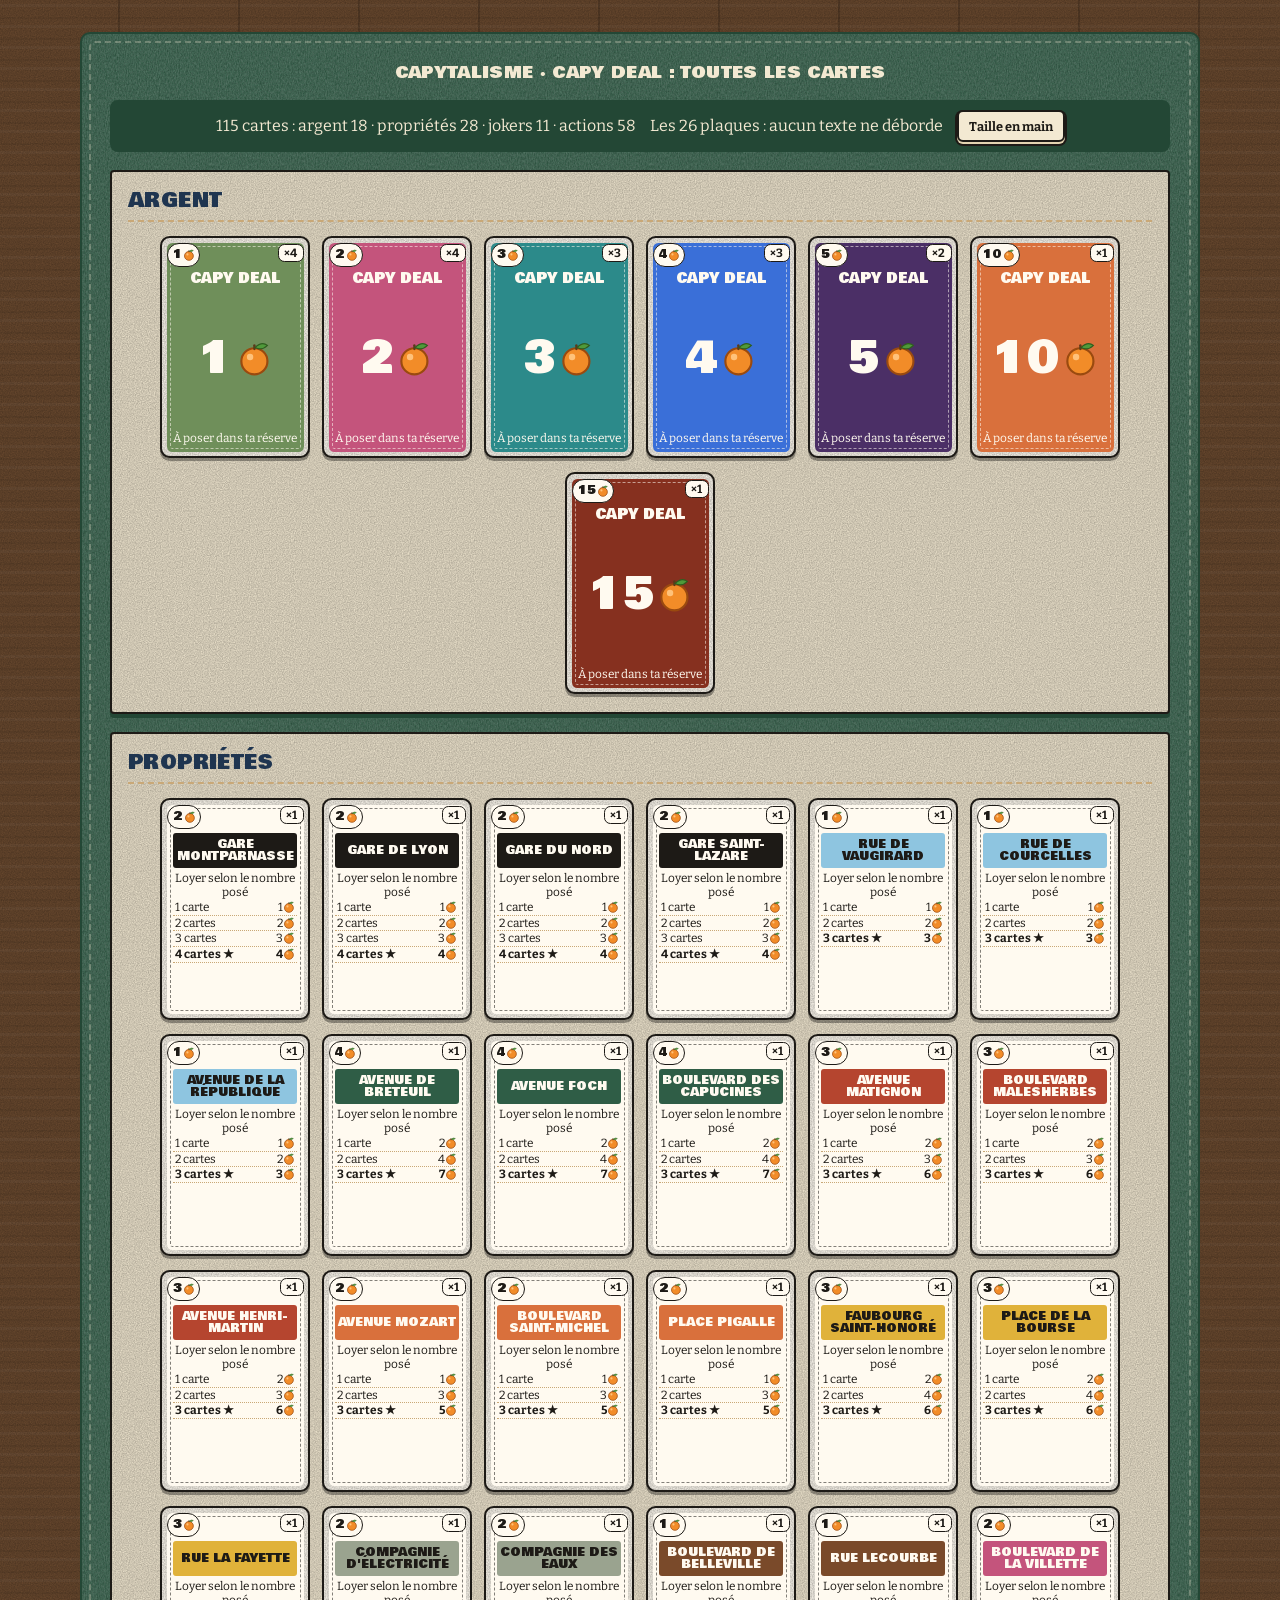
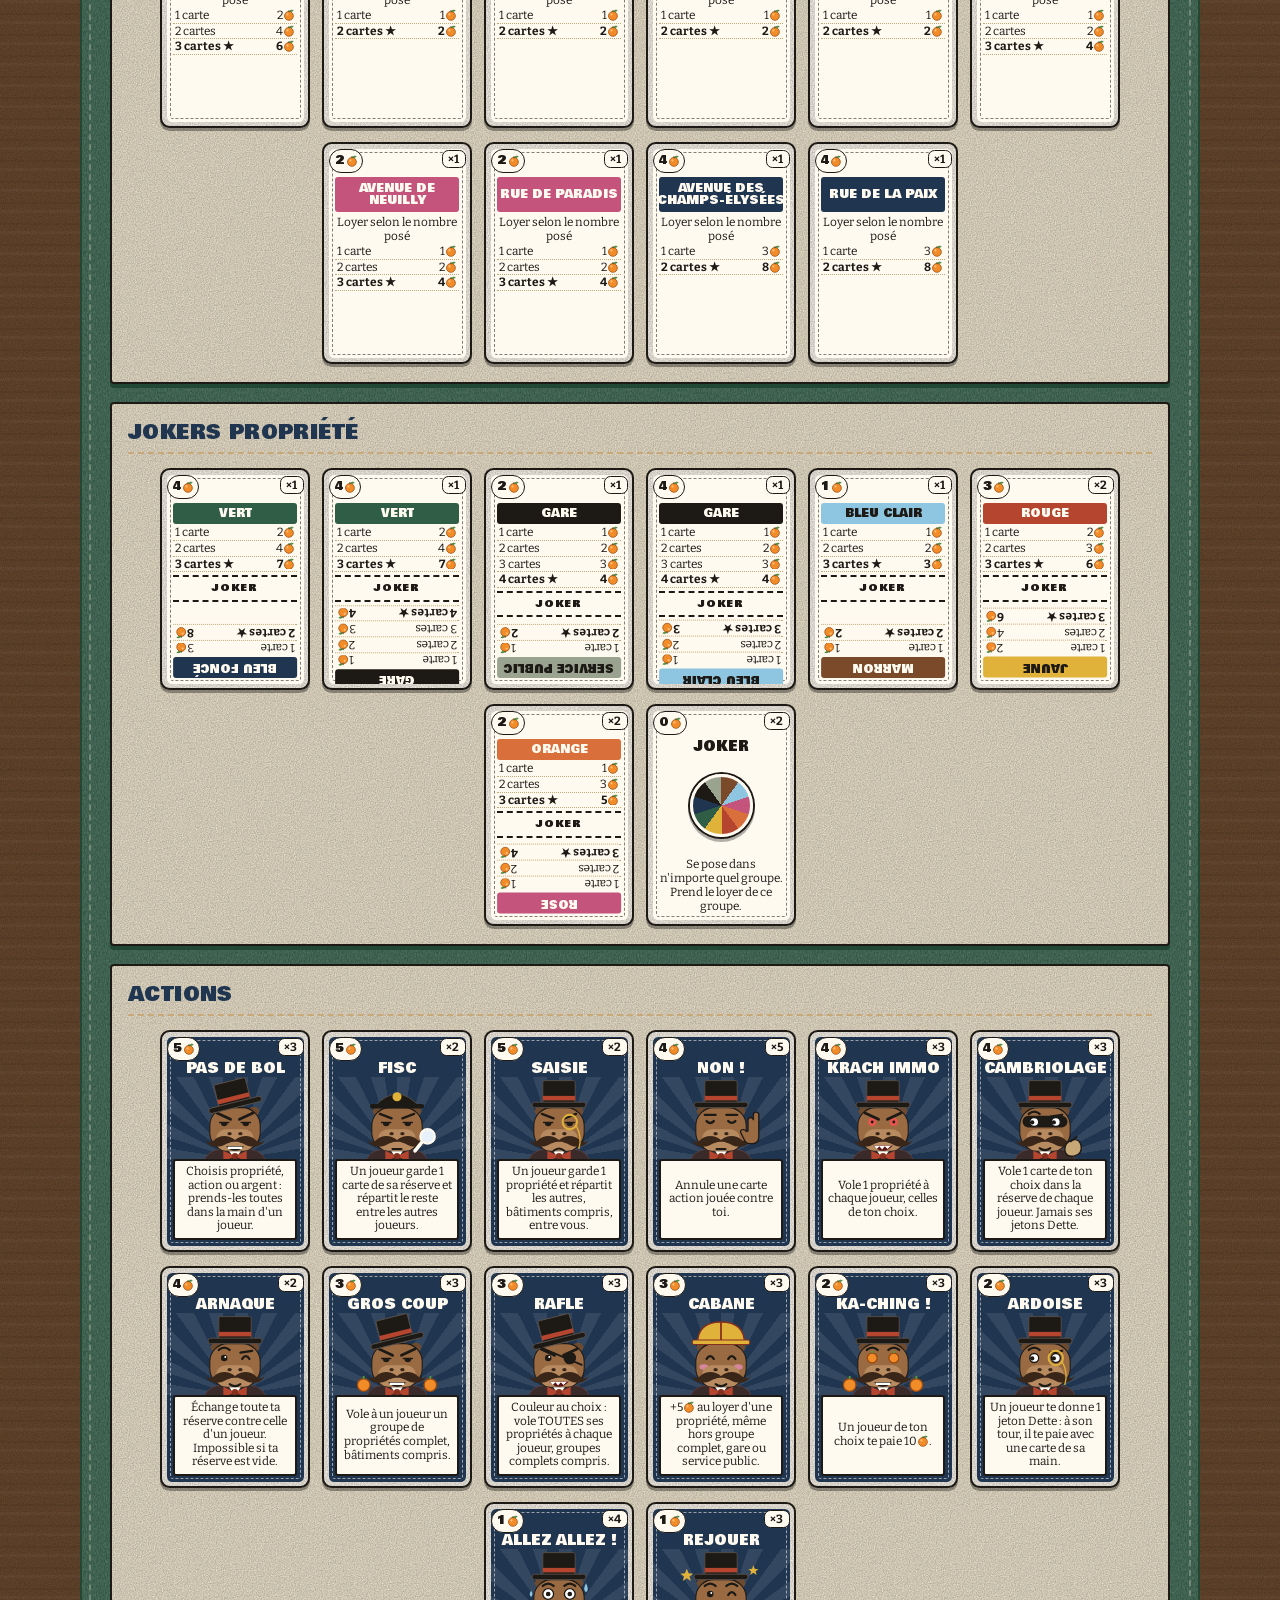
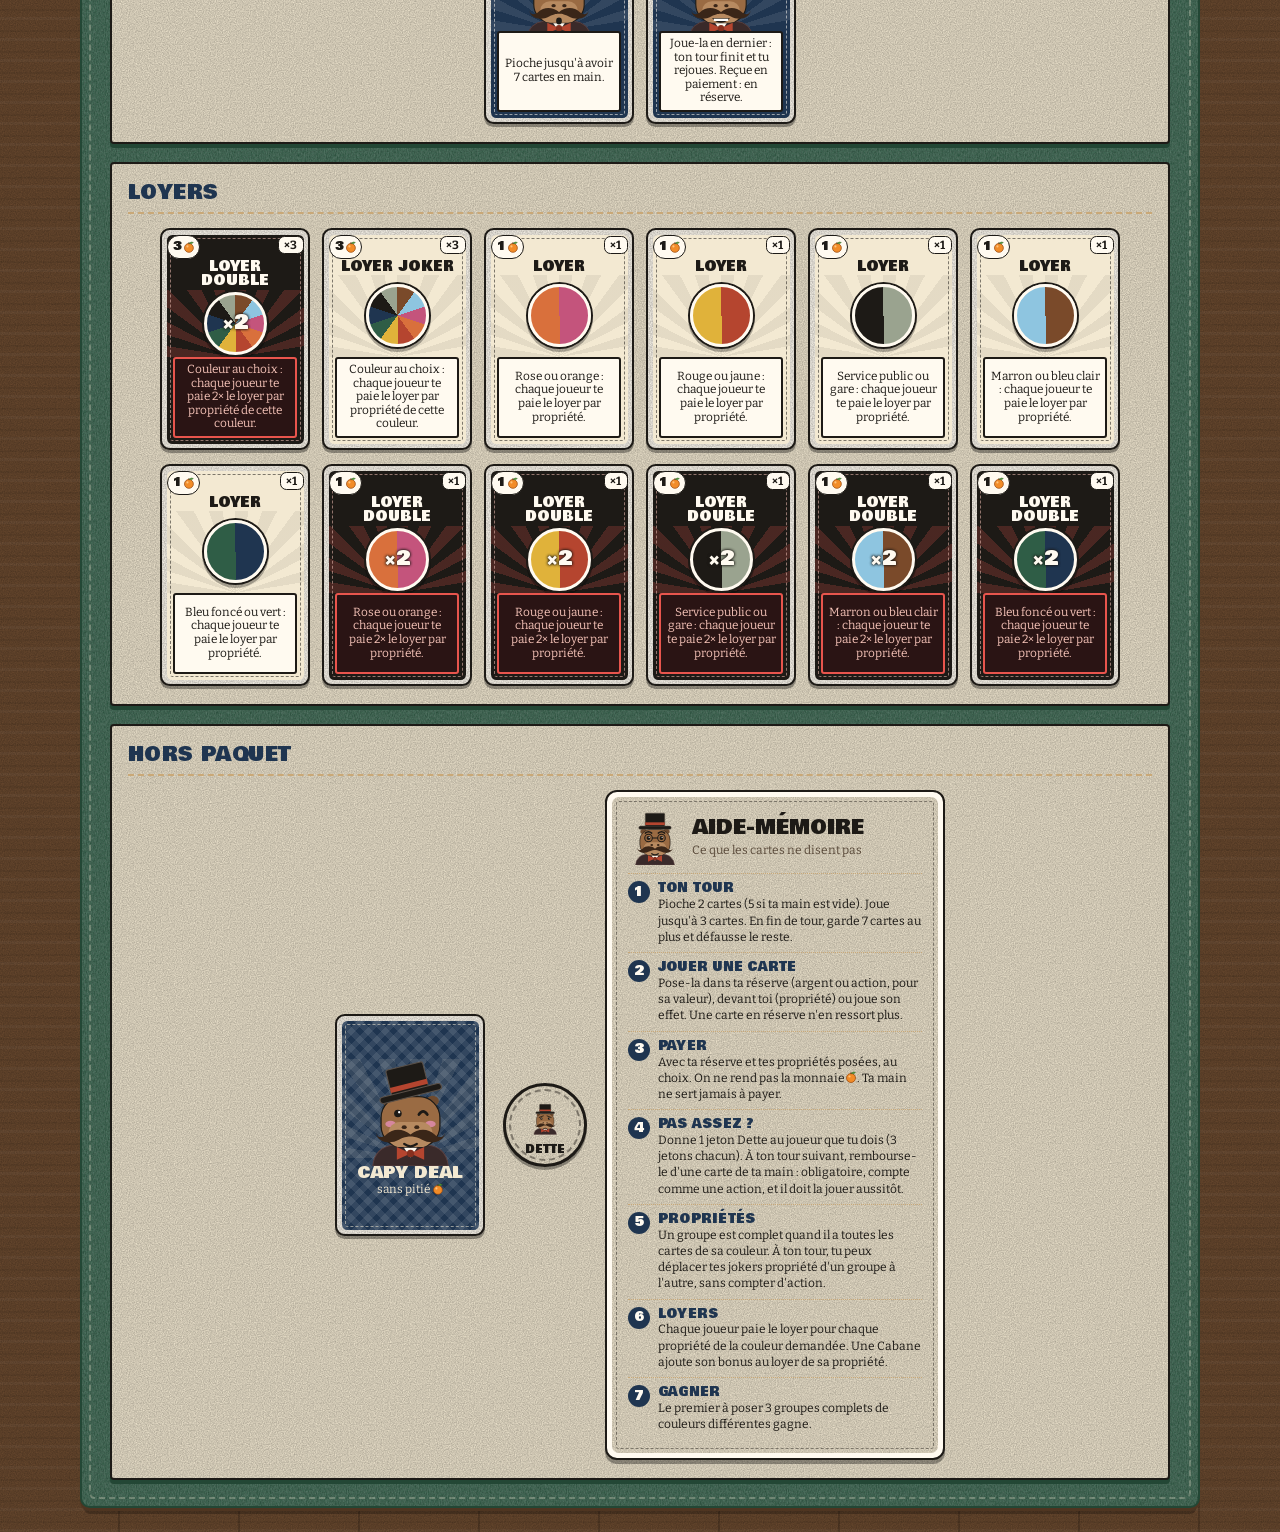
<file: galerie.html>
<!doctype html>
<html lang="fr">
<head>
  <meta charset="utf-8">
  <meta name="viewport" content="width=device-width, initial-scale=1, viewport-fit=cover">
  <title>Galerie de Capytalisme</title>
  <link rel="icon" type="image/svg+xml" href="favicon.svg">
  <link rel="preconnect" href="https://fonts.googleapis.com">
  <link rel="preconnect" href="https://fonts.gstatic.com" crossorigin>
  <link rel="stylesheet" href="https://fonts.googleapis.com/css2?family=Bitter:ital,wght@0,400;0,600;0,700;1,400&family=Bowlby+One&display=swap">
  <link rel="stylesheet" href="css/base.css">
  <link rel="stylesheet" href="css/components.css">
  <link rel="stylesheet" href="css/themes/deal.css">
  <style>
    .gal-bar { position: sticky; top: 0; z-index: 5; display: flex; flex-wrap: wrap; align-items: center; justify-content: center; gap: 8px 14px; padding: 10px; color: var(--cream); background: var(--felt-dark); border-radius: 8px; }
    .gal-check.is-bad { color: #ffb4a8; font-weight: 700; }
    .gal-grid { display: flex; flex-wrap: wrap; justify-content: center; gap: 14px 12px; }
    .gal-grid.is-mini .dcard { --w: 62px; }
    .gal-grid .dcard { --w: clamp(110px, 35vw, 150px); }
    .d-plaque.is-over { outline: 3px solid #e24b4a; outline-offset: 1px; }
    .gal-fan { display: flex; justify-content: center; padding: 26px 8px 10px; }
    .gal-fan .dcard { --w: 62px; margin-inline: -9px; transform: rotate(var(--fan)) translateY(var(--lift)); transform-origin: 50% 140%; }
    .gal-extra { display: flex; flex-wrap: wrap; align-items: center; justify-content: center; gap: 18px; }
  </style>
</head>
<body>
  <div id="app"><main class="mat"><p class="rule">On étale les cartes…</p></main></div>
  <script type="module" src="js/games/deal/galerie.js"></script>
</body>
</html>
</file>
<file: css/base.css>
/* Palette d'une boîte de jeu imprimée, et matières de la table. */
:root {
  --felt: #2f5d46;
  --felt-dark: #234735;
  --cream: #f3e9d2;
  --cream-dark: #e2d3b0;
  --card: #c9a877;
  --wood: #6b4a2f;
  --wood-dark: #4f3521;
  --brick: #b5452f;
  --brick-dark: #86301f;
  --ink: #1f3550;
  --ink-dark: #14243a;
  --ochre: #d49a2a;
  --black: #1d1a16;

  --display: "Bowlby One", "Arial Black", sans-serif;
  --text: "Bitter", Georgia, serif;

  --grain: url("data:image/svg+xml,%3Csvg xmlns='http://www.w3.org/2000/svg' width='180' height='180'%3E%3Cfilter id='n'%3E%3CfeTurbulence type='fractalNoise' baseFrequency='.85' numOctaves='2' stitchTiles='stitch'/%3E%3CfeColorMatrix values='0 0 0 0 0 0 0 0 0 0 0 0 0 0 0 0 0 0 .32 0'/%3E%3C/filter%3E%3Crect width='100%25' height='100%25' filter='url(%23n)'/%3E%3C/svg%3E");
  --fibres: url("data:image/svg+xml,%3Csvg xmlns='http://www.w3.org/2000/svg' width='220' height='220'%3E%3Cfilter id='n'%3E%3CfeTurbulence type='fractalNoise' baseFrequency='.9 .35' numOctaves='3' stitchTiles='stitch'/%3E%3CfeColorMatrix values='0 0 0 0 1 0 0 0 0 1 0 0 0 0 1 0 0 0 .22 0'/%3E%3C/filter%3E%3Crect width='100%25' height='100%25' filter='url(%23n)'/%3E%3C/svg%3E");
}

*, *::before, *::after { box-sizing: border-box; }

html { -webkit-text-size-adjust: 100%; }

body {
  margin: 0;
  min-height: 100dvh;
  padding: 12px 12px calc(24px + env(safe-area-inset-bottom));
  font: 400 1rem/1.5 var(--text);
  color: var(--black);
  /* Plateau de table en bois : veines horizontales + grain. */
  background:
    var(--grain),
    repeating-linear-gradient(90deg, transparent 0 118px, rgb(0 0 0 / .18) 118px 120px),
    repeating-linear-gradient(0deg, rgb(255 255 255 / .035) 0 3px, transparent 3px 9px, rgb(0 0 0 / .06) 9px 11px, transparent 11px 21px),
    var(--wood);
}

h1, h2, p, ol, ul { margin: 0; }
ol, ul { padding: 0; list-style: none; }
button, input { font: inherit; color: inherit; }
[hidden] { display: none !important; }

code {
  font-family: ui-monospace, Consolas, monospace;
  font-size: .9em;
  padding: 1px 5px;
  background: var(--cream-dark);
  border-radius: 3px;
}

:focus-visible { outline: 3px solid var(--ochre); outline-offset: 2px; }

#app { max-width: 540px; margin: 0 auto; }

/* Le tapis de feutrine posé sur la table, avec sa couture. */
.mat {
  position: relative;
  display: grid;
  gap: 18px;
  padding: 22px 16px 20px;
  border-radius: 10px;
  background: var(--fibres), var(--grain), var(--felt);
  border: 2px solid var(--felt-dark);
  box-shadow: 0 3px 0 var(--wood-dark), 0 10px 0 -4px rgb(0 0 0 / .25);
}
.mat::before {
  content: "";
  position: absolute;
  inset: 7px;
  border: 2px dashed rgb(243 233 210 / .28);
  border-radius: 6px;
  pointer-events: none;
}
.mat > * { position: relative; }

.icon {
  width: 1.25em;
  height: 1.25em;
  flex: none;
  fill: none;
  stroke: currentColor;
  stroke-width: 2.6;
  stroke-linecap: round;
  stroke-linejoin: round;
}

@media (min-width: 600px) {
  body { padding-top: 32px; }
  .mat { padding: 30px 28px 26px; }
}

/* Sur téléphone, les colonnes n'existent pas : leur contenu s'empile tel quel. */
.col { display: contents; }
.mat-narrow { max-width: 540px; margin-inline: auto; }

/* Grand écran : le tapis s'élargit et se partage en deux colonnes. */
@media (min-width: 900px) {
  #app { max-width: 1120px; }
  .mat { grid-template-columns: minmax(0, 1fr) minmax(0, 1fr); column-gap: 28px; align-items: start; }
  .mat > * { grid-column: 1 / -1; }
  .mat > .col { grid-column: auto; display: grid; gap: 18px; align-content: start; }
  .mat-home > .sheet { grid-column: auto; }
}

@media (prefers-reduced-motion: reduce) {
  *, *::before, *::after { transition: none !important; animation: none !important; }
}
</file>
<file: css/components.css>
/* ---- Couvercle de boîte : le titre du site ---- */
.lid {
  padding: 18px 14px 16px;
  text-align: center;
  color: var(--ink-dark);
  background: var(--grain), var(--cream);
  border: 3px solid var(--ink-dark);
  border-radius: 4px;
  outline: 2px solid var(--ink-dark);
  outline-offset: -9px;
  box-shadow: 0 5px 0 var(--felt-dark);
}
.lid-top, .lid-bottom, .eyebrow {
  font-weight: 700;
  font-size: .72rem;
  letter-spacing: .14em;
  text-transform: uppercase;
}
.lid-title {
  margin: 6px 0 8px;
  font: 400 clamp(2.3rem, 11vw, 3.4rem)/.98 var(--display);
  color: var(--brick);
  text-shadow: 3px 3px 0 var(--ochre);
  text-transform: uppercase;
}

/* ---- Feuille de règles en papier ---- */
.sheet {
  display: grid;
  gap: 14px;
  padding: 18px 16px;
  background: var(--grain), var(--cream);
  border: 2px solid var(--black);
  border-radius: 4px;
  box-shadow: 0 4px 0 var(--felt-dark);
}
.sheet h2, .felt-title {
  font: 400 1.25rem/1.1 var(--display);
  text-transform: uppercase;
  letter-spacing: .02em;
}
.sheet h2 { color: var(--ink); padding-bottom: 8px; border-bottom: 2px dashed var(--card); }

.field-label { font-weight: 700; margin-bottom: -8px; }
.choices { display: grid; gap: 12px; }
.choice {
  display: grid;
  gap: 8px;
  padding: 12px;
  border: 2px dashed var(--card);
  border-radius: 4px;
}
.choice h2 { padding: 0; border: 0; font-size: 1.05rem; }
@media (min-width: 600px) {
  .choices { grid-template-columns: 1fr 1fr; }
}

.rule { font-size: .92rem; font-style: italic; }
.mat > .rule { color: var(--cream); text-align: center; }

.notice {
  padding: 10px 12px;
  font-weight: 600;
  color: var(--brick-dark);
  background: #f6d9c9;
  border: 2px solid var(--brick-dark);
  border-radius: 4px;
}

/* ---- Champs : étiquettes à écrire ---- */
.field {
  width: 100%;
  min-height: 48px;
  padding: 8px 12px;
  font-weight: 600;
  background: #fffaf0;
  border: 2px solid var(--black);
  border-radius: 4px;
  box-shadow: inset 0 3px 0 rgb(0 0 0 / .08);
}
.field::placeholder { color: #8a7c63; font-weight: 400; }
.field-code {
  min-width: 0;
  padding-inline: 4px;
  font: 400 1.3rem var(--display);
  letter-spacing: .25em;
  text-align: center;
  text-transform: uppercase;
}
.join { display: grid; grid-template-columns: minmax(0, 1fr) auto; gap: 10px; }
/* Le code occupe toute la largeur pour rester lisible en entier, le bouton passe dessous. */
.join-code { grid-template-columns: minmax(0, 1fr); }

/* ---- Boutons : pièces de carton épais ---- */
.btn {
  --face: var(--cream);
  --edge: var(--cream-dark);
  display: inline-flex;
  align-items: center;
  justify-content: center;
  gap: 8px;
  min-height: 48px;
  padding: 8px 16px;
  font-weight: 700;
  color: var(--black);
  background: var(--face);
  border: 2px solid var(--black);
  border-radius: 6px;
  box-shadow: 0 4px 0 var(--edge), 0 4px 0 2px var(--black);
  cursor: pointer;
  transition: transform .08s, box-shadow .08s;
  touch-action: manipulation;
}
.btn:active:not(:disabled) {
  transform: translateY(3px);
  box-shadow: 0 1px 0 var(--edge), 0 1px 0 2px var(--black);
}
.btn:disabled { cursor: not-allowed; opacity: .55; }
.btn-brick { --face: var(--brick); --edge: var(--brick-dark); color: #fff8ea; }
.btn-ink { --face: var(--ink); --edge: var(--ink-dark); color: #fff8ea; }
.btn-big { font: 400 1.1rem var(--display); text-transform: uppercase; min-height: 56px; }
.btn-mini { min-height: 32px; padding: 2px 10px; font-size: .8rem; box-shadow: 0 2px 0 var(--edge), 0 2px 0 2px var(--black); }
.btn-round { width: 44px; min-height: 44px; padding: 0; border-radius: 50%; }

/* ---- Salon : code de la table en tuiles ---- */
.table-head { display: grid; justify-items: center; gap: 10px; color: var(--cream); }
.tiles { display: flex; gap: 8px; }
.tile {
  width: 58px;
  height: 64px;
  display: grid;
  place-items: center;
  font: 400 2.1rem var(--display);
  color: var(--ink-dark);
  background: var(--grain), var(--cream);
  border: 2px solid var(--black);
  border-radius: 6px;
  box-shadow: 0 5px 0 var(--card), 0 5px 0 2px var(--black);
}
.tile:nth-child(odd) { transform: rotate(-2deg); }
.tile:nth-child(even) { transform: rotate(1.5deg); }

/* ---- Joueurs : pions posés sur le feutre ---- */
.felt-zone { display: grid; gap: 14px; }
.felt-title { color: var(--cream); text-align: center; font-size: 1.05rem; }
.seats {
  display: grid;
  grid-template-columns: repeat(auto-fill, minmax(84px, 1fr));
  gap: 16px 8px;
  padding: 18px 10px;
  border: 2px solid rgb(243 233 210 / .35);
  border-radius: 80px / 60px;
  background: rgb(0 0 0 / .12);
}
.seat { display: grid; justify-items: center; gap: 6px; align-content: start; }
.pawn { display: grid; justify-items: center; gap: 4px; text-align: center; color: var(--cream); }
.pawn-disc {
  --pawn: var(--brick);
  position: relative;
  width: 56px;
  height: 56px;
  display: grid;
  place-items: center;
  font: 400 1.5rem var(--display);
  color: #fff8ea;
  background: var(--pawn);
  border: 2px solid var(--black);
  border-radius: 50%;
  box-shadow: inset 0 0 0 5px rgb(255 255 255 / .16), inset 0 0 0 7px rgb(0 0 0 / .2), 0 4px 0 var(--black);
}
.pawn-1 .pawn-disc { --pawn: var(--ink); }
.pawn-2 .pawn-disc { --pawn: var(--ochre); color: var(--black); }
.pawn-3 .pawn-disc { --pawn: #7a4a8c; }
.pawn-4 .pawn-disc { --pawn: #2c8a8a; }
.pawn-5 .pawn-disc { --pawn: var(--cream); color: var(--black); }
.pawn-6 .pawn-disc { --pawn: #d9703c; }
.pawn-7 .pawn-disc { --pawn: #3b3630; }
.pawn-crown {
  position: absolute;
  top: -16px;
  display: grid;
  padding: 2px;
  color: var(--black);
  background: var(--ochre);
  border: 2px solid var(--black);
  border-radius: 4px;
  font-size: .8rem;
}
.pawn-name { font-weight: 700; font-size: .9rem; line-height: 1.2; overflow-wrap: anywhere; }
.pawn-name em { font-weight: 400; }
.pawn-away {
  padding: 0 6px;
  font-size: .7rem;
  font-weight: 700;
  text-transform: uppercase;
  letter-spacing: .08em;
  color: var(--black);
  background: var(--cream-dark);
  border-radius: 3px;
}
.is-away .pawn-disc { filter: grayscale(1); opacity: .6; border-style: dashed; box-shadow: none; }

/* ---- Étagère de boîtes de jeu ---- */
.shelf {
  display: grid;
  grid-template-columns: repeat(3, 1fr);
  gap: 8px;
  padding-bottom: 8px;
  border-bottom: 6px solid var(--wood);
}
.gamebox {
  --box: var(--ink);
  position: relative;
  display: grid;
  align-content: space-between;
  gap: 6px;
  min-height: 112px;
  padding: 10px 8px 8px 14px;
  text-align: left;
  color: #fff8ea;
  background: linear-gradient(90deg, rgb(0 0 0 / .28) 0 6px, transparent 6px), var(--grain), var(--box);
  border: 2px solid var(--black);
  border-radius: 3px;
  cursor: pointer;
}
/* Le titre suit la largeur de la boîte (cqi) : un long nom comme « Capytalisme » tient sur une ligne. */
.gamebox { container-type: inline-size; }
.gamebox strong { font: 400 min(.95rem, 12.5cqi)/1.05 var(--display); text-transform: uppercase; overflow-wrap: anywhere; }
.gamebox small { font-size: .72rem; line-height: 1.25; }
.gamebox:disabled { cursor: default; color: #fff8ea; }
.gamebox.is-picked { transform: translateY(-6px); box-shadow: 0 6px 0 var(--ochre), 0 6px 0 2px var(--black); }
.gamebox.is-sealed { cursor: default; filter: saturate(.55); }
.gamebox.is-shown { cursor: default; }
/* Téléphone : trois boîtes de front couperaient les noms au milieu (« CONNE / XION »). */
@media (max-width: 480px) {
  .shelf { grid-template-columns: repeat(2, 1fr); }
  .gamebox { min-height: 88px; }
}
.box-undercover { --box: var(--ink); }
.box-loupgarou { --box: #3d2f52; }
.box-uno { --box: var(--brick); }
.box-dessin { --box: #8a5a12; }
.box-connexion { --box: #2c8a8a; }
.box-petitbac { --box: #7a4a8c; }
.box-codenames { --box: #3b3630; }
.box-taboo { --box: #b5452f; }
.box-deal { --box: #c8661c; }
.stamp {
  position: absolute;
  right: -4px;
  top: -11px;
  padding: 1px 5px;
  font-size: .62rem;
  font-weight: 700;
  text-transform: uppercase;
  letter-spacing: .08em;
  color: var(--black);
  background: var(--ochre);
  border: 2px solid var(--black);
  transform: rotate(8deg);
}

/* ---- Réglages du jeu ---- */
.game-settings { display: grid; gap: 10px; }
.stepper { display: grid; grid-template-columns: 1fr auto minmax(2.2rem, max-content) auto; align-items: center; gap: 8px; }
.stepper-label { font-weight: 700; }
.stepper-value { font: 400 1.5rem var(--display); text-align: center; color: var(--ink); }
.role-chips { display: flex; flex-wrap: wrap; gap: 6px; }
.role-chip {
  padding: 3px 10px;
  font-size: .85rem;
  border: 2px solid var(--black);
  border-radius: 3px;
  background: #fffaf0;
}
.role-chip.is-undercover { background: var(--ink); color: #fff8ea; }
.role-chip.is-white { background: #fff; }

.table-foot { display: flex; flex-wrap: wrap; gap: 10px; justify-content: center; align-items: center; }
/* ---- Paramètres : petit bouton dans le coin du tapis, et sa fenêtre ---- */
.mat > .settings-btn {
  position: absolute;
  top: 12px;
  right: 12px;
  z-index: 5;
  display: grid;
  place-items: center;
  width: 40px;
  height: 40px;
  padding: 0;
  font-size: 1.2rem;
  color: var(--black);
  background: var(--cream);
  border: 2px solid var(--black);
  border-radius: 50%;
  box-shadow: 0 3px 0 rgb(0 0 0 / .35);
  cursor: pointer;
}
.settings { width: min(400px, calc(100vw - 32px)); gap: 12px; color: var(--black); }
.settings:not([open]) { display: none; }
.settings::backdrop { background: rgb(0 0 0 / .55); }
.settings .filter-chip { justify-self: start; }
.vol-row { display: grid; grid-template-columns: 1fr minmax(120px, 50%); align-items: center; gap: 10px; font-weight: 700; }
.volume { width: 100%; accent-color: var(--brick); }

/* ---- Cartes à jouer recto/verso ---- */
.card {
  display: block;
  width: min(200px, 56vw);
  aspect-ratio: 5 / 7;
  margin: 0 auto;
  padding: 0;
  background: none;
  border: 0;
  perspective: 900px;
  cursor: pointer;
}
div.card { cursor: default; }
.card-inner {
  position: relative;
  display: block;
  width: 100%;
  height: 100%;
  transform-style: preserve-3d;
  transition: transform .45s cubic-bezier(.3, .7, .3, 1);
}
.card.is-open .card-inner { transform: rotateY(180deg); }
.card.is-dealt .card-inner { animation: card-flip .6s cubic-bezier(.3, .7, .3, 1) both; }
@keyframes card-flip { from { transform: rotateY(0); } to { transform: rotateY(180deg); } }
.card-face {
  position: absolute;
  inset: 0;
  display: grid;
  align-content: center;
  justify-items: center;
  gap: 10px;
  padding: 14px;
  text-align: center;
  color: var(--black);
  border: 2px solid var(--black);
  border-radius: 10px;
  backface-visibility: hidden;
  box-shadow: 0 5px 0 rgb(0 0 0 / .35);
}
.card-back {
  color: var(--cream);
  background:
    repeating-linear-gradient(45deg, rgb(255 255 255 / .09) 0 6px, transparent 6px 12px),
    repeating-linear-gradient(-45deg, rgb(255 255 255 / .09) 0 6px, transparent 6px 12px),
    var(--ink);
  outline: 2px solid var(--cream);
  outline-offset: -9px;
}
.card-front { background: var(--grain), #fffaf0; transform: rotateY(180deg); }
.card-front strong { font: 400 1.5rem/1.1 var(--display); text-transform: uppercase; overflow-wrap: anywhere; }
.card small { font-size: .78rem; line-height: 1.3; }

/* ---- Pions en cours de partie ---- */
.is-turn .pawn-disc { outline: 4px solid var(--ochre); outline-offset: 3px; }
.is-out .pawn-disc { filter: grayscale(1); opacity: .5; box-shadow: none; }
.is-out .pawn-name { text-decoration: line-through; opacity: .8; }
.pawn-done {
  position: absolute;
  right: -8px;
  bottom: -6px;
  display: grid;
  padding: 1px;
  font-size: .75rem;
  color: var(--black);
  background: var(--cream);
  border: 2px solid var(--black);
  border-radius: 50%;
}

/* ---- Panneaux de phase ---- */
.host-tools {
  display: grid;
  gap: 8px;
  padding: 10px;
  border: 2px dashed var(--black);
  border-radius: 4px;
}
.vote-list { display: grid; grid-template-columns: repeat(auto-fill, minmax(130px, 1fr)); gap: 12px 10px; }
.ballots, .roles-list { display: grid; gap: 4px; font-size: .92rem; }
.roles-list li {
  display: flex;
  justify-content: space-between;
  gap: 10px;
  padding: 6px 10px;
  background: #fffaf0;
  border: 2px solid var(--black);
  border-radius: 3px;
}
.verdict { font: 400 1.35rem/1.15 var(--display); color: var(--brick); text-transform: uppercase; }

/* ---- Table ronde : les joueurs assis en cercle ---- */
.round {
  position: relative;
  width: 100%;
  max-width: 440px;
  margin: 26px auto 34px;
  aspect-ratio: 1 / 1.04;
}
.round-top {
  position: absolute;
  inset: 21%;
  display: grid;
  align-content: center;
  justify-items: center;
  gap: 4px;
  text-align: center;
  color: var(--cream);
  background:
    var(--grain),
    repeating-radial-gradient(circle at 50% 50%, rgb(0 0 0 / .1) 0 2px, transparent 2px 13px),
    var(--wood);
  border: 3px solid var(--black);
  border-radius: 50%;
  box-shadow: inset 0 0 0 6px rgb(255 255 255 / .08), 0 6px 0 rgb(0 0 0 / .35);
}
.round-top strong { font: 400 1.25rem/1 var(--display); text-transform: uppercase; }
.round-seat {
  position: absolute;
  width: 84px;
  transform: translate(-50%, -50%);
}
.round .pawn-disc { width: 46px; height: 46px; font-size: 1.2rem; }
.round .pawn-name { font-size: .78rem; }
.round .pawn-away { font-size: .6rem; }
.round.is-crowded .round-seat { width: 64px; }
.round.is-crowded .pawn-disc { width: 36px; height: 36px; font-size: 1rem; }
.round.is-crowded .pawn-name { font-size: .68rem; }

/* Illustration d'un rôle : un médaillon gravé, teinté selon le camp. */
.role-art {
  display: grid;
  place-items: center;
  width: 2.1em;
  height: 2.1em;
  font-size: 1.5rem;
  color: var(--black);
  background: var(--ochre);
  border: 2px solid var(--black);
  border-radius: 50%;
  box-shadow: inset 0 0 0 3px rgb(255 255 255 / .35);
}

/* ---- Avatars sur les pions ---- */
.avatar { position: absolute; inset: 0; width: 100%; height: 100%; object-fit: cover; border-radius: 50%; }
.pawn-disc.has-avatar .pawn-crown,
.pawn-disc.has-avatar .pawn-done { z-index: 1; }

/* Petit jeton pour reconnaître un joueur dans une liste. */
.token {
  position: relative;
  flex: none;
  display: inline-grid;
  place-items: center;
  width: 1.7em;
  height: 1.7em;
  margin-right: 5px;
  font: 400 .8em/1 var(--display);
  color: #fff8ea;
  background: var(--pawn, var(--brick));
  border: 2px solid var(--black);
  border-radius: 50%;
  vertical-align: middle;
}
.token.pawn-1 { --pawn: var(--ink); }
.token.pawn-2 { --pawn: var(--ochre); color: var(--black); }
.token.pawn-3 { --pawn: #7a4a8c; }
.token.pawn-4 { --pawn: #2c8a8a; }
.token.pawn-5 { --pawn: var(--cream); color: var(--black); }
.token.pawn-6 { --pawn: #d9703c; }
.token.pawn-7 { --pawn: #3b3630; }

/* Bulle : ce qu'un joueur vient de dire. */
.pawn { position: relative; }
.pawn-bubble {
  position: absolute;
  left: 50%;
  bottom: calc(100% - 2px);
  z-index: 2;
  max-width: 150px;
  padding: 2px 9px;
  overflow: hidden;
  font-size: .85rem;
  font-weight: 700;
  white-space: nowrap;
  text-overflow: ellipsis;
  color: var(--black);
  background: #fffdf6;
  border: 2px solid var(--black);
  border-radius: 12px 12px 12px 2px;
  transform: translateX(-30%);
}

/* Pion que l'on peut désigner. */
.seat-btn {
  display: block;
  width: 100%;
  padding: 0;
  font: inherit;
  color: inherit;
  background: none;
  border: 0;
  cursor: pointer;
}
.seat-btn .pawn-disc { outline: 3px dashed var(--ochre); outline-offset: 3px; }
.seat-btn[aria-pressed="true"] .pawn-disc { outline: 4px solid var(--brick); transform: scale(1.12); }
.seat-btn .pawn-disc { transition: transform .1s; }

/* ---- Discussion écrite ---- */
.talk-list {
  display: grid;
  align-content: start;
  gap: 5px;
  height: 200px;
  padding: 8px;
  overflow-y: auto;
  font-size: .92rem;
  color: var(--black);
  background: #fffaf0;
  border: 2px solid var(--black);
  border-radius: 4px;
}
.talk-list li { display: flex; align-items: flex-start; overflow-wrap: anywhere; }
.talk-list li { padding: 1px 3px; }
.talk-tag {
  margin-right: 5px;
  padding: 0 6px;
  font-size: .7rem;
  font-style: normal;
  font-weight: 700;
  letter-spacing: .06em;
  text-transform: uppercase;
  color: #fff8ea;
  background: var(--black);
  border-radius: 3px;
}
.talk .filters { margin-bottom: -4px; }
.talk-list .is-empty { font-style: italic; color: #6b5f4a; }

/* La discussion d'une partie, dans un tiroir à droite. Fermé : seule la languette dépasse du bord. */
.chat-dock {
  position: fixed;
  z-index: 30;
  top: 0;
  right: 0;
  bottom: 0;
  display: flex;
  width: min(340px, 86vw);
  transform: translateX(100%);
  transition: transform .25s ease;
}
.chat-dock.is-open { transform: none; box-shadow: -6px 0 18px rgb(0 0 0 / .35); }
.chat-dock > .talk { display: flex; flex-direction: column; width: 100%; margin: 0; overflow-y: auto; border-radius: 0; }
.chat-dock .talk-list { flex: 1; min-height: 120px; height: auto; }
/* Le champ et le bouton l'un sous l'autre : le tiroir est étroit. */
.chat-dock .join { display: grid; grid-template-columns: minmax(0, 1fr); gap: 6px; }
.chat-tab {
  position: absolute;
  top: 50%;
  right: 100%;
  display: grid;
  justify-items: center;
  gap: 4px;
  padding: 12px 7px;
  font: 400 1rem / 1 var(--display);
  color: var(--cream);
  background: var(--ink);
  border: 2px solid var(--black);
  border-right: 0;
  border-radius: 10px 0 0 10px;
  box-shadow: -3px 3px 0 rgb(0 0 0 / .3);
  cursor: pointer;
  translate: 0 -50%;
}
.chat-tab span { font-size: .75rem; writing-mode: vertical-rl; text-transform: uppercase; letter-spacing: .08em; }
.chat-tab.has-news::after { content: ""; position: absolute; top: -5px; left: -5px; width: 14px; height: 14px; background: var(--brick); border: 2px solid var(--cream); border-radius: 50%; }
/* Grand écran : la marge à droite du tapis suffit, la discussion y reste ouverte. */
@media (min-width: 1560px) {
  .chat-dock { top: 16px; right: 16px; bottom: 16px; width: min(340px, calc((100vw - 1120px) / 2 - 32px)); transform: none; }
  .chat-dock.is-open { box-shadow: none; }
  .chat-dock > .talk { border-radius: 4px; }
  .chat-tab { display: none; }
}

/* ---- Choix des mots dans le salon ---- */
.word-setup { display: grid; gap: 10px; padding-top: 12px; border-top: 2px dashed var(--card); }
.setup-title { margin: 0; font: 400 1.05rem var(--display); text-transform: uppercase; color: var(--ink); }
.field-words { min-height: 110px; resize: vertical; font-family: ui-monospace, Consolas, monospace; font-size: .9rem; font-weight: 400; line-height: 1.4; }
.format { padding: 4px 8px; font-family: ui-monospace, Consolas, monospace; font-size: .82rem; background: var(--cream-dark); border-radius: 3px; overflow-wrap: anywhere; }

/* ---- Choix du pion à l'accueil ---- */
.avatar-edit { display: grid; grid-template-columns: auto 1fr; align-items: center; gap: 10px 14px; }
.avatar-preview { --pawn: var(--brick); width: 64px; height: 64px; }
.avatar-actions, .avatar-builder { display: flex; flex-wrap: wrap; gap: 8px; }
.avatar-builder { grid-column: 1 / -1; padding: 10px; border: 2px dashed var(--card); border-radius: 4px; }

/* ---- Fin de partie : le podium ---- */
.finale { width: 100%; max-width: 640px; margin-inline: auto; text-align: center; }
.finale .roles-list { text-align: left; }
.podium { display: flex; justify-content: center; align-items: flex-end; gap: 6px; padding-top: 6px; }
.podium-step { display: grid; gap: 6px; flex: 1 1 0; min-width: 0; max-width: 300px; }
.podium-step.is-1 { order: 2; }
.podium-step.is-2 { order: 1; }
.podium-step.is-3 { order: 3; }
.podium-who { display: flex; flex-wrap: wrap; justify-content: center; gap: 8px 4px; }
.podium .pawn { width: 76px; color: var(--black); }
.podium .pawn-disc { width: 48px; height: 48px; font-size: 1.2rem; }
.podium .is-1 .pawn-disc { outline: 4px solid var(--ochre); outline-offset: 3px; }
.podium .pawn-name { font-size: .82rem; }
.podium-note { font-size: .9rem; }
.podium-block {
  display: grid;
  place-items: center;
  height: 46px;
  font: 400 1.5rem/1 var(--display);
  color: var(--black);
  background: var(--grain), #c98a55;
  border: 2px solid var(--black);
  border-radius: 4px 4px 0 0;
  box-shadow: inset 0 -6px 0 rgb(0 0 0 / .12);
  transform-origin: bottom;
}
.podium .is-2 .podium-block { height: 70px; background: var(--grain), #cfd2d4; }
.podium .is-1 .podium-block { height: 100px; font-size: 1.9rem; background: var(--grain), var(--ochre); }
/* Les marches montent l'une après l'autre : la troisième, la deuxième, puis la première. */
.podium-step { --wait: 100ms; }
.podium-step.is-2 { --wait: 700ms; }
.podium-step.is-1 { --wait: 1300ms; }
.podium-block { animation: podium-rise .5s cubic-bezier(.3, 1.4, .5, 1) both; animation-delay: calc(var(--since, 0ms) + var(--wait)); }
.podium-who, .podium-note { animation: podium-drop .4s ease-out both; animation-delay: calc(var(--since, 0ms) + var(--wait) + 350ms); }
@keyframes podium-rise { from { transform: scaleY(0); } }
@keyframes podium-drop { from { opacity: 0; transform: translateY(-18px); } }
/* Suite du classement, après les trois marches. */
/* Grand podium : la fin d'une série, en vedette. */
.podium.is-big { gap: 10px; padding-top: 14px; }
.podium.is-big .pawn { width: 104px; }
.podium.is-big .pawn-disc { width: 72px; height: 72px; font-size: 1.8rem; }
.podium.is-big .pawn-name { font-size: 1rem; }
.podium.is-big .podium-note { font-size: 1.15rem; }
.podium.is-big .podium-block { height: 70px; font-size: 2rem; }
.podium.is-big .is-2 .podium-block { height: 110px; }
.podium.is-big .is-1 .podium-block { height: 160px; font-size: 2.6rem; }

/* ---- Éditeur d'avatar : une grille de vignettes par pièce ---- */
.avatar-builder { display: grid; gap: 10px; }
.avatar-tabs { display: flex; flex-wrap: wrap; gap: 6px; }
.avatar-grid { display: grid; grid-template-columns: repeat(auto-fill, minmax(46px, 1fr)); gap: 6px; }
.avatar-choice {
  position: relative;
  display: grid;
  place-items: center;
  aspect-ratio: 1;
  padding: 0;
  overflow: hidden;
  background: #fffaf0;
  border: 2px solid var(--black);
  border-radius: 50%;
  cursor: pointer;
}
.avatar-choice .avatar { width: 100%; height: 100%; }
.avatar-choice[aria-pressed="true"] { outline: 3px solid var(--brick); outline-offset: 2px; }
.avatar-swatch { width: 100%; height: 100%; }
.avatar-swatch.is-native { background: repeating-linear-gradient(45deg, var(--cream) 0 5px, var(--card) 5px 10px); }
.avatar-builder > .btn { justify-self: start; }
.profile-sheet { align-content: start; }

/* ---- Packs à thème ---- */
.pack-grid { display: grid; grid-template-columns: repeat(auto-fill, minmax(118px, 1fr)); gap: 8px; }
.pack-tile {
  display: grid;
  gap: 2px;
  padding: 10px 8px;
  text-align: center;
  color: var(--black);
  background: var(--grain), #fffaf0;
  border: 2px solid var(--black);
  border-radius: 6px;
  box-shadow: 0 3px 0 var(--card);
  cursor: pointer;
}
.pack-tile strong { font: 400 .95rem/1.1 var(--display); text-transform: uppercase; }
.pack-tile small { font-size: .75rem; opacity: .75; }
.pack-tile[aria-pressed="true"] { color: #fff8ea; background: var(--grain), var(--ink); box-shadow: 0 3px 0 var(--ochre); }
.pack-tile:disabled { cursor: default; }
.pack-tile:disabled:not([aria-pressed="true"]) { opacity: .6; }
.pack-tile[hidden] { display: none; }
/* Le mélange d'un genre : bordure en pointillés, pour le repérer en tête de liste. */
.pack-tile.is-mix { border-style: dashed; }

/* ---- Composition des équipes dans le salon ---- */
.team-picker { display: grid; gap: 8px; }
.team-picker > .btn { justify-self: start; }
.team-cols { display: grid; grid-template-columns: 1fr 1fr; gap: 8px; }
.team-col { display: grid; align-content: start; gap: 4px; padding: 8px; border: 2px dashed var(--card); border-radius: 6px; }
.team-col h4 { margin: 0; font: 400 .9rem var(--display); text-transform: uppercase; }
.team-r h4 { color: var(--brick); }
.team-b h4 { color: var(--ink); }
.team-g h4 { color: #3f7a2c; }
.team-y h4 { color: #9a7410; }
/* 3 ou 4 équipes : une colonne chacune, sur deux lignes sur téléphone. */
.team-cols.is-3 { grid-template-columns: repeat(3, minmax(0, 1fr)); }
.team-cols.is-4 { grid-template-columns: repeat(4, minmax(0, 1fr)); }
@media (max-width: 640px) { .team-cols.is-3, .team-cols.is-4 { grid-template-columns: 1fr 1fr; } }
.team-row { display: flex; gap: 4px; }
.team-row .btn:first-child { flex: 1; min-width: 0; justify-content: flex-start; gap: 4px; }
.team-row .btn span { overflow: hidden; text-overflow: ellipsis; white-space: nowrap; }
.team-row .token { width: 20px; height: 20px; font-size: .6rem; }
.team-spy.is-on { background: var(--ochre); }
</file>
<file: css/themes/deal.css>
/* Capy Deal : les cartes, dans l'esprit du Uno (marge crème, cartouche cousu).
   Toutes les tailles sont des fractions de --w (la largeur de la carte, 140 px de référence),
   toutes les couleurs sont fixées : une carte se lit pareil en thème clair ou sombre. */
.dcard {
  --w: 140px;
  --suit: #fffaf0;
  --on: #1d1a16;
  --ray: transparent;
  position: relative;
  flex: none;
  width: var(--w);
  aspect-ratio: 5 / 7.4;
  font-family: var(--text);
  color: #1d1a16;
  background: var(--grain), #fffaf0;
  border: 2px solid #1d1a16;
  border-radius: calc(var(--w) * .065);
  box-shadow: 0 3px 0 rgb(0 0 0 / .35);
  overflow: hidden;
}
.d-face {
  position: absolute;
  inset: calc(var(--w) * .03);
  display: flex;
  flex-direction: column;
  align-items: center;
  padding: calc(var(--w) * .057) calc(var(--w) * .043) calc(var(--w) * .043);
  text-align: center;
  color: var(--on);
  background: var(--suit);
  border-radius: calc(var(--w) * .036);
  outline: 1.5px dashed color-mix(in srgb, var(--on) 55%, transparent);
  outline-offset: calc(var(--w) * -.03);
  overflow: hidden;
}
.d-blue { --suit: #1f3550; --on: #fffaf0; --ray: rgb(255 255 255 / .09); }
.d-cream { --suit: #f3e9d2; --on: #1d1a16; --ray: rgb(29 26 22 / .07); }
.d-dark { --suit: #1d1a16; --on: #f3c1b6; --ray: rgb(232 85 77 / .22); --plaque: #2a1414; --plaque-ink: #f3c1b6; --plaque-edge: #e8554d; }
.d-dark .d-title { color: #fffaf0; }
.d-money { --on: #fffaf0; }

.d-man { flex: none; width: 1em; height: 1em; vertical-align: -.15em; }
.d-title { position: relative; z-index: 2; margin-top: calc(var(--w) * .1); font: 400 calc(var(--w) * .093) / 1.05 var(--display); text-transform: uppercase; }
.d-note { font-size: calc(var(--w) * .079); line-height: 1.2; }
.d-big { display: flex; align-items: center; gap: .08em; margin: auto 0; font: 400 calc(var(--w) * .29) / 1 var(--display); }
.d-big .d-man { width: .8em; height: .8em; }
.d-money .d-title { margin-top: calc(var(--w) * .13); }

/* Valeur (haut gauche) et nombre d'exemplaires (haut droite, galerie). */
.d-val {
  position: absolute;
  z-index: 3;
  left: calc(var(--w) * .03);
  top: calc(var(--w) * .03);
  display: flex;
  align-items: center;
  gap: 1px;
  height: calc(var(--w) * .157);
  padding: 0 calc(var(--w) * .03) 0 calc(var(--w) * .036);
  font: 400 calc(var(--w) * .079) / 1 var(--display);
  color: #1d1a16;
  background: #fffaf0;
  border: 1.5px solid #1d1a16;
  border-radius: 999px;
}
.d-count {
  position: absolute;
  z-index: 3;
  right: calc(var(--w) * .03);
  top: calc(var(--w) * .036);
  padding: 0 calc(var(--w) * .036);
  font: 700 calc(var(--w) * .079) / 1.4 var(--text);
  color: #1d1a16;
  background: #fffaf0;
  border: 1px solid #1d1a16;
  border-radius: calc(var(--w) * .043);
}

/* Propriétés : bandeau du nom à hauteur fixe (2 lignes), puis les loyers. */
.d-band {
  display: flex;
  flex: none;
  align-items: center;
  justify-content: center;
  width: 100%;
  height: calc(var(--w) * .23);
  margin-top: calc(var(--w) * .13);
  padding: 0 calc(var(--w) * .02);
  font: 400 calc(var(--w) * .079) / 1.05 var(--display);
  text-transform: uppercase;
  color: var(--band-ink);
  background: var(--band);
  border-radius: calc(var(--w) * .02);
  box-sizing: border-box;
}
.d-band.is-small { height: calc(var(--w) * .143); margin-top: 0; font-size: calc(var(--w) * .075); }
.d-rents { display: grid; gap: 1px; width: 100%; margin: calc(var(--w) * .014) 0 0; padding: 0; list-style: none; font-size: calc(var(--w) * .079); }
.d-rents li { display: flex; justify-content: space-between; align-items: center; gap: 4px; padding: 0 calc(var(--w) * .014); line-height: 1.15; border-bottom: 1px dotted #c9a877; }
.d-rents .is-full { font-weight: 700; }
.d-property .d-note { margin-top: calc(var(--w) * .02); }

/* Jokers à deux couleurs : deux moitiés tête-bêche, séparées d'un pointillé « Joker ». */
.d-half { display: flex; flex-direction: column; align-items: center; width: 100%; }
.d-half:first-child { margin-top: calc(var(--w) * .128); }
.d-half.is-flipped { margin-top: auto; transform: rotate(180deg); }
.d-split { display: flex; align-items: center; gap: 4px; width: 100%; margin: calc(var(--w) * .02) 0; font: 400 calc(var(--w) * .068) / 1 var(--display); letter-spacing: .08em; text-transform: uppercase; }
.d-split::before, .d-split::after { content: ""; flex: 1; border-top: 2px dashed #1d1a16; }
.d-wild .d-title { margin-top: calc(var(--w) * .13); }
.d-wild > .d-face > .d-disc { margin: auto; }

/* Actions et loyers : titre, illustration sur des rayons rétro, plaque à hauteur fixe. */
.d-art {
  display: flex;
  flex: 1;
  justify-content: center;
  align-items: flex-end;
  width: calc(100% + var(--w) * .086);
  min-height: 0;
  margin: calc(var(--w) * .014) calc(var(--w) * -.043) 0;
  background: repeating-conic-gradient(from 0deg at 50% 100%, var(--ray) 0 9deg, transparent 9deg 18deg);
}
.d-art .d-capy { display: block; width: calc(var(--w) * .6); height: calc(var(--w) * .6); margin-bottom: calc(var(--w) * -.057); }
.d-art.is-disc { align-items: center; }
.d-disc {
  display: grid;
  place-items: center;
  flex: none;
  width: calc(var(--w) * .42);
  aspect-ratio: 1;
  font: 400 calc(var(--w) * .13) / 1 var(--display);
  color: #fffaf0;
  text-shadow: 0 0 3px #1d1a16, 0 0 3px #1d1a16;
  border: calc(var(--w) * .02) solid #fffaf0;
  border-radius: 50%;
  box-shadow: 0 0 0 2px #1d1a16, 0 3px 0 2px rgb(0 0 0 / .3);
}
.d-plaque {
  display: flex;
  flex: none;
  align-items: center;
  justify-content: center;
  width: 100%;
  height: calc(var(--w) * .54);
  padding: 2px calc(var(--w) * .03);
  font-size: calc(var(--w) * .079);
  line-height: 1.15;
  color: var(--plaque-ink, #1d1a16);
  background: var(--plaque, #fffaf0);
  border: 2px solid var(--plaque-edge, #1d1a16);
  border-radius: calc(var(--w) * .02);
  box-sizing: border-box;
  overflow: hidden;
}

/* Dos : motif du dos Uno, capybara en grand. */
.d-back .d-face {
  --on: #f3e9d2;
  --ray: rgb(243 233 210 / .1);
  justify-content: center;
  background:
    repeating-linear-gradient(45deg, rgb(255 255 255 / .09) 0 6px, transparent 6px 12px),
    repeating-linear-gradient(-45deg, rgb(255 255 255 / .09) 0 6px, transparent 6px 12px),
    #1f3550;
}
.d-back .d-art { flex: none; height: calc(var(--w) * .66); }
.d-back .d-art .d-capy { width: calc(var(--w) * .7); height: calc(var(--w) * .7); }
.d-back .d-title { margin-top: calc(var(--w) * .05); font-size: calc(var(--w) * .11); }

/* En main : la carte est petite, on ne garde que l'essentiel en gros. */
.dcard.is-mini .d-plaque, .dcard.is-mini .d-note, .dcard.is-mini .d-rents, .dcard.is-mini .d-count, .dcard.is-mini .d-split { display: none; }
.dcard.is-mini .d-title { margin-top: calc(var(--w) * .26); font-size: calc(var(--w) * .15); }
.dcard.is-mini .d-band { height: calc(var(--w) * .62); margin-top: calc(var(--w) * .26); font-size: calc(var(--w) * .11); overflow-wrap: anywhere; hyphens: auto; }
.dcard.is-mini .d-half.is-flipped { margin-top: calc(var(--w) * .05); }
.dcard.is-mini .d-half .d-band { height: calc(var(--w) * .45); }
.dcard.is-mini .d-val { height: calc(var(--w) * .24); font-size: calc(var(--w) * .15); }
.dcard.is-mini .d-art .d-capy { width: calc(var(--w) * .9); height: calc(var(--w) * .9); }

/* Le jeton Dette. */
.d-token {
  --t: 84px;
  display: grid;
  place-items: center;
  width: var(--t);
  aspect-ratio: 1;
  font: 400 calc(var(--t) * .13) / 1 var(--display);
  text-transform: uppercase;
  color: #1d1a16;
  background: var(--grain), #f3e9d2;
  border: 3px solid #1d1a16;
  border-radius: 50%;
  outline: 2px dashed rgb(29 26 22 / .45);
  outline-offset: -8px;
  box-shadow: 0 3px 0 rgb(0 0 0 / .35);
}
.d-token .d-capy { width: 62%; height: 62%; margin-bottom: -18%; }

/* L'aide-mémoire : une grande carte crème, couleurs fixes. */
.d-rules { width: min(340px, 100%); font-family: var(--text); color: #1d1a16; background: #fffaf0; border: 2px solid #1d1a16; border-radius: 12px; box-shadow: 0 4px 0 rgb(0 0 0 / .35); }
.d-rules-in { margin: 5px; padding: 14px 16px; background: var(--grain), #f3e9d2; border-radius: 7px; outline: 1.5px dashed rgb(29 26 22 / .45); outline-offset: -5px; }
.d-rules-head { display: flex; align-items: center; gap: 10px; margin-bottom: 8px; }
.d-rules-head .d-capy { flex: none; width: 54px; height: 54px; }
.d-rules-title { font: 400 1.25rem / 1 var(--display); text-transform: uppercase; color: #1d1a16; }
.d-rules-sub { margin-top: 3px; font-size: .75rem; color: #5a4a3a; }
.d-rules ol { display: grid; margin: 0; padding: 0; list-style: none; counter-reset: rule; }
.d-rules li { display: grid; grid-template-columns: 22px 1fr; column-gap: 8px; padding: 7px 0; font-size: .75rem; line-height: 1.35; border-top: 1.5px dotted #c9a877; counter-increment: rule; }
.d-rules li::before { content: counter(rule); grid-row: span 2; display: grid; place-items: center; width: 22px; height: 22px; font: 400 .8rem / 1 var(--display); color: #fffaf0; background: #1f3550; border-radius: 50%; }
.d-rules li b { font: 400 .78rem / 1.2 var(--display); text-transform: uppercase; letter-spacing: .02em; color: #1f3550; }

/* ---- L'écran de jeu ---- */
.deal-board { display: grid; gap: 10px; }
.d-head { text-align: center; color: var(--cream); }
.d-head .eyebrow { margin: 0; }
.d-head h1 { margin: 0; font: 400 1.4rem / 1.1 var(--display); text-transform: uppercase; text-shadow: 2px 2px 0 var(--felt-dark); }
.d-pill { display: inline-block; padding: 1px 10px; font: 700 .8rem var(--text); text-transform: none; text-shadow: none; color: #1d1a16; background: var(--ochre); border: 2px solid #1d1a16; border-radius: 999px; vertical-align: 4px; }

/* La table : un ovale, la pioche et la dernière carte au centre, chacun devant ses cartes posées. */
.d-round { position: relative; width: 100%; aspect-ratio: 2.35 / 1; min-height: 430px; }
.d-wood {
  position: absolute;
  inset: 78px 104px 84px;
  display: flex;
  align-items: center;
  justify-content: center;
  gap: 14px;
  background: var(--grain), repeating-radial-gradient(circle at 50% 50%, rgb(0 0 0 / .1) 0 2px, transparent 2px 13px), var(--wood);
  border: 4px solid var(--wood-dark);
  border-radius: 170px;
  box-shadow: 0 6px 0 rgb(0 0 0 / .3);
}
.d-wood .dcard { --w: 48px; }
/* À 2, personne sur les côtés : la pioche se pose sur le bord gauche de la table. */
.d-round.is-2 .d-wood { justify-content: flex-start; padding-inline: 5%; }
/* Les cartes posées sont sur la table : une ombre plutôt qu'un cadre. */
.d-round .d-front { background: rgb(0 0 0 / .16); border-color: rgb(243 233 210 / .18); }
.d-seat { position: absolute; z-index: 1; display: flex; align-items: center; gap: 10px; }
.d-seat.is-bottom { left: 50%; bottom: 0; translate: -50% 0; flex-direction: column-reverse; }
.d-seat.is-top { left: 50%; top: 0; translate: -50% 0; flex-direction: column; }
.d-seat.is-top-left { left: 22%; top: 0; translate: -50% 0; flex-direction: column; }
.d-seat.is-top-right { left: 78%; top: 0; translate: -50% 0; flex-direction: column; }
.d-seat.is-left { left: 0; top: 50%; translate: 0 -50%; }
.d-seat.is-right { right: 0; top: 50%; translate: 0 -50%; flex-direction: row-reverse; }
/* À 5 : une table plus haute, les voisins de gauche et de droite plus bas que ceux du haut. */
.d-round.is-5 { aspect-ratio: 2.1 / 1; }
.d-round.is-5 .d-seat.is-left, .d-round.is-5 .d-seat.is-right { top: 63%; }
.d-round.is-5 .d-seat.is-top-left { left: 28%; }
.d-round.is-5 .d-seat.is-top-right { left: 72%; }
.d-who { display: flex; align-items: center; gap: 8px; }
.d-seat.is-left .d-who, .d-seat.is-right .d-who { flex-direction: column; }
.d-round .pawn-disc { width: 44px; height: 44px; font-size: 1.1rem; }
.d-round .pawn-name { font-size: .78rem; }
.d-round .pawn-away { font-size: .62rem; white-space: nowrap; }

.d-front { all: unset; box-sizing: border-box; display: grid; justify-items: center; gap: 8px; padding: 8px 10px; cursor: zoom-in; background: rgb(0 0 0 / .13); border: 1.5px dashed rgb(243 233 210 / .25); border-radius: 10px; }
.d-front:hover, .d-front:focus-visible { background: rgb(0 0 0 / .22); border-color: rgb(243 233 210 / .6); }
.d-seat.is-top .d-front, .d-seat.is-bottom .d-front, .d-seat.is-top-left .d-front, .d-seat.is-top-right .d-front { display: flex; align-items: flex-end; gap: 18px; }
.d-props { display: flex; align-items: flex-end; gap: 12px; }
.d-empty { font: 600 .7rem var(--text); color: rgb(243 233 210 / .7); }
.d-stack { position: relative; display: flex; flex-direction: column; }
.d-stack .dcard { --w: 40px; }
.d-stack .dcard + .dcard { margin-top: calc(var(--w) * -1.22); }
/* Le compteur d'un groupe, aux couleurs du groupe ; l'étoile et le liseré ocre quand il est complet. */
.d-chip { position: absolute; z-index: 4; top: -9px; right: -12px; display: inline-flex; align-items: center; gap: 2px; min-width: 24px; height: 18px; padding: 0 5px; font: 400 10px / 1 var(--display); white-space: nowrap; color: var(--chip-ink); background: var(--chip); border: 1.5px solid #1d1a16; border-radius: 999px; }
.d-chip.is-full { outline: 2px solid var(--ochre); outline-offset: 1px; }
.d-goods { display: flex; align-items: flex-end; gap: 14px; }
.d-pile { position: relative; display: grid; justify-items: center; gap: 2px; }
.d-pile .dcard { --w: 34px; box-shadow: 2px 2px 0 #c9a877, 4px 4px 0 #1d1a16; }
.d-pile.is-deck .dcard { --w: 48px; }
.d-hole { display: block; width: 34px; aspect-ratio: 5 / 7.4; border: 2px dashed rgb(243 233 210 / .35); border-radius: 4px; }
.d-hole.is-round { width: 28px; aspect-ratio: 1; border-radius: 50%; }
.d-hole.is-big { width: 62px; }
.d-badge { position: absolute; top: -7px; right: -9px; z-index: 4; display: grid; place-items: center; min-width: 18px; height: 18px; padding: 0 4px; font: 400 10px / 1 var(--display); color: #1d1a16; background: var(--ochre); border: 1.5px solid #1d1a16; border-radius: 999px; }
.d-sum { display: flex; align-items: center; gap: 2px; font: 400 11px var(--display); color: var(--cream); }
.d-sum .d-man { width: 12px; height: 12px; }
.d-tiny { font: 600 9.5px var(--text); letter-spacing: .04em; text-transform: uppercase; color: var(--cream); opacity: .85; }

/* Un jeton Dette : la pastille du joueur qui l'a donné, cerclée de blanc. */
.d-debt { --pawn: var(--brick); display: inline-grid; place-items: center; width: 28px; height: 28px; font: 400 12px / 1 var(--display); color: #fffaf0; background: var(--pawn); border: 2px solid #1d1a16; border-radius: 50%; box-shadow: inset 0 0 0 3px rgb(255 255 255 / .85), inset 0 0 0 4.5px #1d1a16; }
.d-debt.pawn-1 { --pawn: var(--ink); }
.d-debt.pawn-2 { --pawn: var(--ochre); color: #1d1a16; }
.d-debt.pawn-3 { --pawn: #7a4a8c; }
.d-debt.pawn-4 { --pawn: #2c8a8a; }
.d-debt.pawn-5 { --pawn: var(--cream); color: #1d1a16; }
.d-debt.pawn-6 { --pawn: #d9703c; }
.d-debt.pawn-7 { --pawn: #3b3630; }
.d-debt.is-small { width: 22px; height: 22px; font-size: 10px; box-shadow: inset 0 0 0 2px rgb(255 255 255 / .85); }
.d-dstack { display: grid; }
.d-dstack .d-debt { grid-area: 1 / 1; }
.d-dstack .d-debt:nth-child(2) { translate: 3px -3px; }
.d-dstack .d-debt:nth-child(3) { translate: 6px -6px; }
.d-held { display: flex; gap: 2px; }
.d-backs { display: flex; }
.d-backs .dcard { --w: 22px; margin-inline: -7px; border-width: 1.5px; box-shadow: 0 1px 0 rgb(0 0 0 / .4); transform-origin: 50% 120%; }
.d-backs .d-art, .d-backs .d-title, .d-backs .d-note { display: none; }

/* Ce qu'on attend, et la carte choisie en grand. */
.d-status { margin: 0; text-align: center; font-weight: 700; color: var(--cream); }
.d-status.is-me { color: #ffd28a; }
.d-ask, .d-preview { display: grid; gap: 8px; justify-items: center; width: min(760px, 100%); margin: 0 auto; padding: 12px 14px; color: #1d1a16; background: var(--grain), #f3e9d2; border: 2px solid #1d1a16; border-radius: 10px; }
.d-ask h3, .d-preview h3 { margin: 0; font: 400 1rem / 1.15 var(--display); text-transform: uppercase; text-align: center; }
.d-preview { display: flex; flex-wrap: wrap; justify-content: center; align-items: flex-start; gap: 14px; }
.d-ask .d-preview { padding: 0; background: none; border: 0; }
.d-preview .dcard.is-big { --w: 160px; }
.d-preview-side { display: grid; gap: 8px; justify-items: start; flex: 1 1 240px; }
.d-explain { display: grid; gap: 4px; margin: 0; padding-left: 18px; font-size: .9rem; line-height: 1.35; }
.d-note-line { margin: 0; font-size: .88rem; line-height: 1.35; text-align: center; }
.d-preview-side .d-note-line { text-align: left; }
.d-note-line.is-warn { font-weight: 700; color: var(--brick-dark); }
.d-hint { margin: 0; text-align: center; font-size: .85rem; color: rgb(243 233 210 / .8); }
.d-row { display: flex; flex-wrap: wrap; align-items: center; justify-content: center; gap: 8px; }
.d-row.is-bar { margin-top: 2px; }
.d-row.is-head { justify-content: space-between; }
.d-build { display: grid; gap: 6px; justify-items: start; width: 100%; }
.deal-board .filter-chip { box-shadow: inset 6px 0 0 var(--chip, transparent); }
.d-picks { display: grid; gap: 4px; width: 100%; }
.d-pick-row { display: flex; flex-wrap: wrap; gap: 6px; }
.d-pick { all: unset; cursor: pointer; border-radius: 6px; outline: 3px solid transparent; outline-offset: 2px; }
.d-pick .dcard { --w: 48px; }
.d-pick.is-on { outline-color: var(--brick); }
.d-pick:focus-visible { outline-color: var(--ink); }
.d-split { display: grid; gap: 6px; width: 100%; }
.d-split-row { display: flex; flex-wrap: wrap; align-items: center; gap: 6px; }
.d-split-row .dcard { --w: 40px; }
.d-split-row.is-kept { background: rgb(212 154 42 / .2); border-radius: 6px; }

/* La main : un éventail simple ; la carte choisie se lève. */
.d-hand { display: flex; justify-content: center; padding: 18px 0 4px; }
.d-hand-card { all: unset; cursor: pointer; margin-inline: -8px; }
.d-hand .dcard { --w: 100px; transform: translateY(var(--lift, 0)) rotate(var(--fan, 0deg)); transform-origin: 50% 140%; transition: translate .18s; }
.d-hand-card:hover .dcard, .d-hand-card:focus-visible .dcard { translate: 0 -10px; }
.d-hand .dcard.is-chosen { translate: 0 -18px; outline: 3px solid var(--cream); outline-offset: 2px; }
.d-hand .dcard.is-dropped { translate: 0 -18px; outline: 3px solid var(--brick); outline-offset: 2px; filter: brightness(.8); }

/* Une zone (ou l'aide-mémoire) ouverte en grand, par-dessus la table. */
.d-zoom { position: fixed; inset: 0; z-index: 20; display: grid; place-items: center; padding: 16px; overflow-y: auto; background: rgb(20 14 10 / .6); }
.d-zoom-in { width: min(820px, 100%); max-height: calc(100vh - 32px); overflow-y: auto; }
.d-zoom-in h2, .d-zoom-in h3 { margin: 0; }
.d-zoom-in h3 { display: flex; align-items: center; gap: 4px; margin-top: 4px; font: 400 .95rem var(--display); text-transform: uppercase; }
.d-zoom-group { display: grid; gap: 6px; padding: 8px 0; border-top: 1.5px dotted #c9a877; }
.d-zoom-label { display: flex; flex-wrap: wrap; align-items: center; gap: 8px; font-weight: 700; }
.d-zoom-label .d-chip { position: static; height: 22px; font-size: 11px; }
.d-zoom-label .d-man { width: 14px; height: 14px; }
.d-zoom-cards { display: flex; flex-wrap: wrap; gap: 10px; }
.d-zoom-cards .dcard { --w: 110px; }
.d-zoom-card { display: grid; gap: 4px; justify-items: center; }
.d-rules-box { display: grid; gap: 10px; justify-items: center; }

/* Téléphone : la table se resserre, les voisins de gauche et de droite posent leurs cartes sous leur pion. */
@media (max-width: 700px) {
  .d-head h1 { font-size: 1.05rem; }
  .d-round { aspect-ratio: auto; min-height: 0; height: 500px; }
  .d-wood { inset: 64px 44px 70px; flex-direction: column; gap: 4px; border-width: 3px; border-radius: 60px; }
  .d-round.is-2 .d-wood { justify-content: center; padding-inline: 0; }
  .d-wood .dcard, .d-pile.is-deck .dcard { --w: 36px; }
  .d-seat { gap: 4px; }
  /* Les voisins de côté : le pion dehors, au bord, et leurs cartes à côté, sur la table. */
  .d-seat.is-left, .d-seat.is-right { top: 44%; translate: 0 -50%; flex-direction: row; gap: 3px; }
  .d-seat.is-right { flex-direction: row-reverse; }
  .d-seat.is-left .d-who, .d-seat.is-right .d-who { width: 42px; gap: 2px; }
  .d-seat.is-left .pawn-name, .d-seat.is-right .pawn-name { font-size: .56rem; overflow-wrap: anywhere; text-align: center; }
  .d-seat.is-left .pawn-away, .d-seat.is-right .pawn-away { white-space: normal; font-size: .5rem; line-height: 1.15; text-align: center; }
  .d-seat.is-left .d-backs .dcard, .d-seat.is-right .d-backs .dcard { --w: 12px; margin-inline: -4px; }
  .d-seat.is-top-left { left: 25%; }
  .d-seat.is-top-right { left: 75%; }
  .d-who { gap: 4px; }
  .d-round .pawn-disc { width: 32px; height: 32px; font-size: .85rem; }
  .d-round .pawn-name { font-size: .66rem; }
  .d-round .pawn-away { font-size: .55rem; }
  .d-front { gap: 5px; padding: 5px 6px; border-radius: 8px; }
  .d-seat.is-top .d-front, .d-seat.is-bottom .d-front, .d-seat.is-top-left .d-front, .d-seat.is-top-right .d-front { gap: 10px; }
  .d-props { gap: 7px; }
  .d-empty { max-width: 56px; font-size: .58rem; text-align: center; }
  .d-seat.is-left .d-props, .d-seat.is-right .d-props { flex-wrap: wrap; justify-content: center; max-width: 80px; row-gap: 10px; }
  .d-stack .dcard { --w: 24px; border-width: 1.5px; }
  .d-stack .dcard + .dcard { margin-top: calc(var(--w) * -1.25); }
  .d-round .dcard.is-mini .d-val { display: none; }
  .d-chip { top: -8px; right: -9px; min-width: 20px; height: 15px; padding: 0 3px; font-size: 8.5px; }
  .d-goods { gap: 8px; }
  .d-pile .dcard { --w: 22px; border-width: 1.5px; box-shadow: 1.5px 1.5px 0 #c9a877, 3px 3px 0 #1d1a16; }
  .d-hole { width: 22px; }
  .d-hole.is-round { width: 20px; }
  .d-hole.is-big { width: 36px; }
  .d-badge { top: -6px; right: -8px; min-width: 15px; height: 15px; font-size: 8.5px; }
  .d-sum { font-size: 9px; }
  .d-sum .d-man { width: 10px; height: 10px; }
  .d-tiny { display: none; }
  .d-debt { width: 20px; height: 20px; font-size: 9px; box-shadow: inset 0 0 0 2px rgb(255 255 255 / .85), inset 0 0 0 3px #1d1a16; }
  .d-debt.is-small { width: 17px; height: 17px; font-size: 8px; }
  .d-dstack .d-debt:nth-child(2) { translate: 2px -2px; }
  .d-dstack .d-debt:nth-child(3) { translate: 4px -4px; }
  .d-backs .dcard { --w: 15px; margin-inline: -5px; border-width: 1px; box-shadow: none; }
  .d-hand { padding-top: 10px; }
  .d-hand-card { margin-inline: -6px; }
  .d-hand .dcard { --w: 52px; }
  .d-preview .dcard.is-big { --w: 130px; }
  /* À 5 : les deux joueurs du haut rangent leurs cartes en colonne, et ceux des côtés descendent. */
  .d-round.is-5 { aspect-ratio: auto; height: 540px; }
  .d-round.is-5 .d-seat.is-top-left .d-front, .d-round.is-5 .d-seat.is-top-right .d-front { display: grid; justify-items: center; }
  .d-round.is-5 .d-seat.is-top-left { left: 30%; }
  .d-round.is-5 .d-seat.is-top-right { left: 71%; }
  .d-round.is-5 .d-seat.is-left, .d-round.is-5 .d-seat.is-right { top: 58%; }
  .d-zoom-cards .dcard { --w: 84px; }
}
</file>
